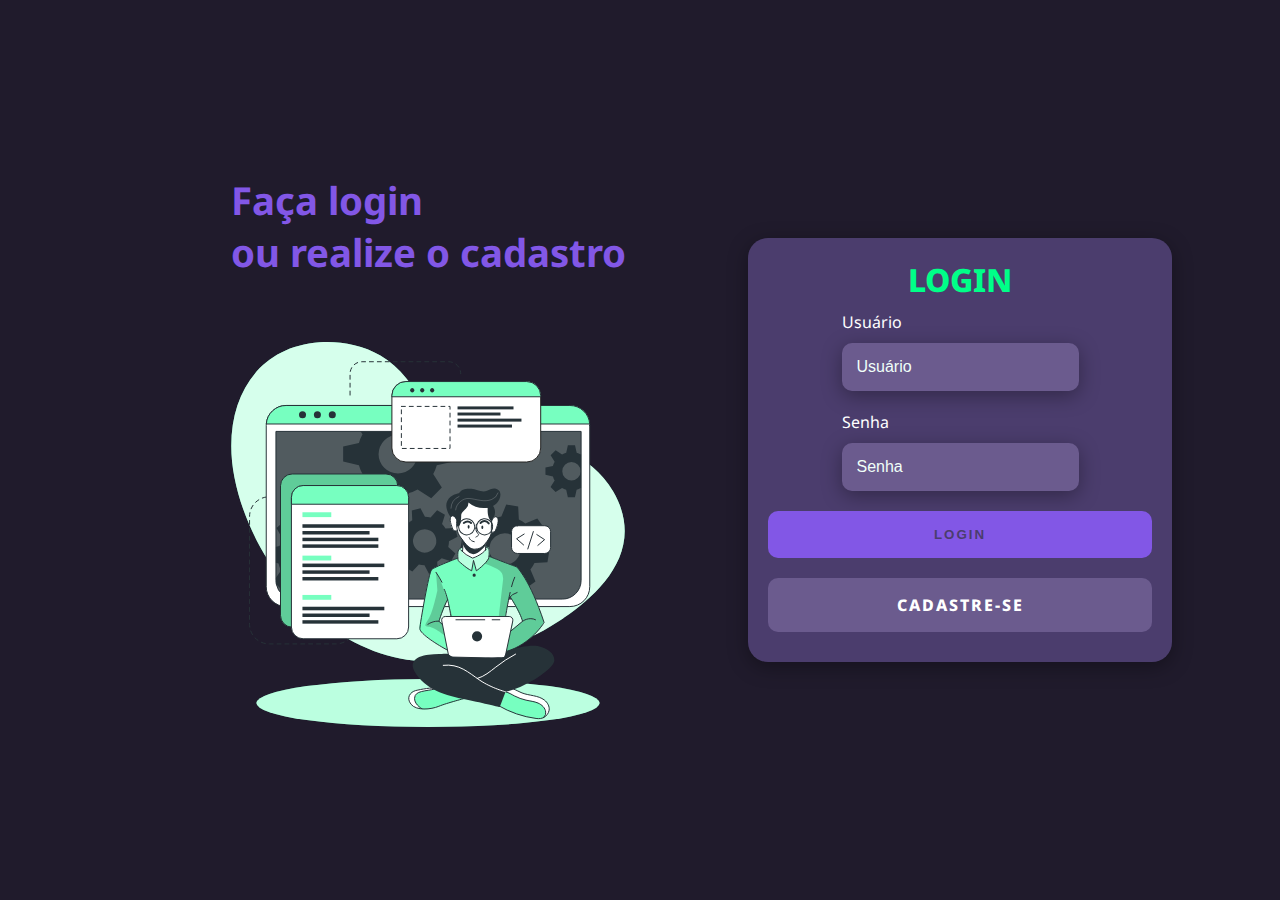
<file: index.html>
<!DOCTYPE html>
<html lang="pt-br">
<head>
    <meta charset="UTF-8">
    <meta name="viewport" content="width=device-width, initial-scale=1.0">
    <link rel="stylesheet" href="style.css">
    <title>Login</title>
    <style>
        body {
            margin: 0;
            font-family: 'Noto Sans', sans-serif;
        }

        .main-login {
            width: 100vw;
            height: 100vh;
            background-color: #201b2c;
            display: flex;
            justify-content: center;
            align-items: center;
            opacity: 1;
            transition: opacity 0.5s ease-in-out;
        }

        .left-login {
            width: 50vw;
            height: 100vh;
            display: flex;
            justify-content: center;
            align-items: center;
            flex-direction: column;
        }

        .left-login > h1 {
            font-size: 3vw;
            color: #8257e6;
        }

        .left-login-image {
            width: 35vw;
        }

        .card-login {
            width: 30%;
            display: flex;
            justify-content: center;
            align-items: center;
            flex-direction: column;
            padding: 20px;
            background: #4b3d6d;
            border-radius: 20px;
            box-shadow: 0px 5px 20px #00000056;
            position: relative;
        }

        .card-login > h1 {
            color: #0f8;
            font-weight: 800;
            margin: 0;
        }

        .textfield {
            display: flex;
            flex-direction: column;
            align-items: flex-start;
            justify-content: center;
            margin: 10px 0px;
        }

        .textfield > input {
            width: 100%;
            border: none;
            border-radius: 10px;
            padding: 15px;
            background: #6b5b8e;
            color: #fff;
            font-size: 12pt;
            box-shadow: 0px 5px 20px #00000056;
            outline: none;
            box-sizing: border-box;
        }

        .textfield > label {
            width: 100%;
            color: #fff;
            margin-bottom: 10px;
        }

        .textfield > input::placeholder {
            color: #f0fff9;
        }

        .btn-login,
        .btn-cadastro {
            width: 100%;
            padding: 16px 0px;
            margin: 10px 0px;
            border: none;
            border-radius: 10px;
            outline: none;
            text-transform: uppercase;
            font-weight: 800;
            letter-spacing: 2px;
            cursor: pointer;
        }

        .btn-login {
            color: #4b3d6d;
            background: #8257e6;
        }

        .btn-cadastro {
            color: #fff;
            background: #6b5b8e;
            text-decoration: none;
            text-align: center;
        }

        #mensagem-confirmacao {
            display: none;
            color: #fff;
            margin-top: 10px;
            padding: 10px;
            background: linear-gradient(45deg, #0f8, #77ffc0);
            border-radius: 10px;
            box-shadow: 0px 5px 20px #00000056;
            text-shadow: 1px 1px 2px rgba(0, 0, 0, 0.5);
            position: absolute;
            bottom: -50px;
            left: 50%;
            transform: translateX(-50%);
        }
    </style>
</head>
<body>
    <div class="main-login" id="main-login">
        <div class="left-login">
            <h1>Faça login<br>ou realize o cadastro</h1>
            <img src="./pagina inicial/fotodefundo.svg" class="left-login-image" alt="fotodefundo">
        </div>
        <div class="card-login">
            <h1>LOGIN</h1>
            <div class="textfield">
                <label for="Usuario">Usuário</label>
                <input type="text" name="Usuario" placeholder="Usuário">
            </div>
            <div class="textfield">
                <label for="Senha">Senha</label>
                <input type="password" name="Senha" placeholder="Senha">
            </div>
            <button class="btn-login" onclick="redirectToCadastro()">Login</button>
            <a href="#" class="btn-cadastro" onclick="redirectToCadastro()">Cadastre-se</a>
        </div>
    </div>

    <script>
        function redirectToCadastro() {
            hideCurrentPage();
            setTimeout(function () {
                window.location.href = "cadastro.html";
            }, 500); // Ajuste conforme necessário
        }

        function hideCurrentPage() {
            document.getElementById("main-login").style.opacity = "0";
        }
    </script>
</body>
</html>
</file>
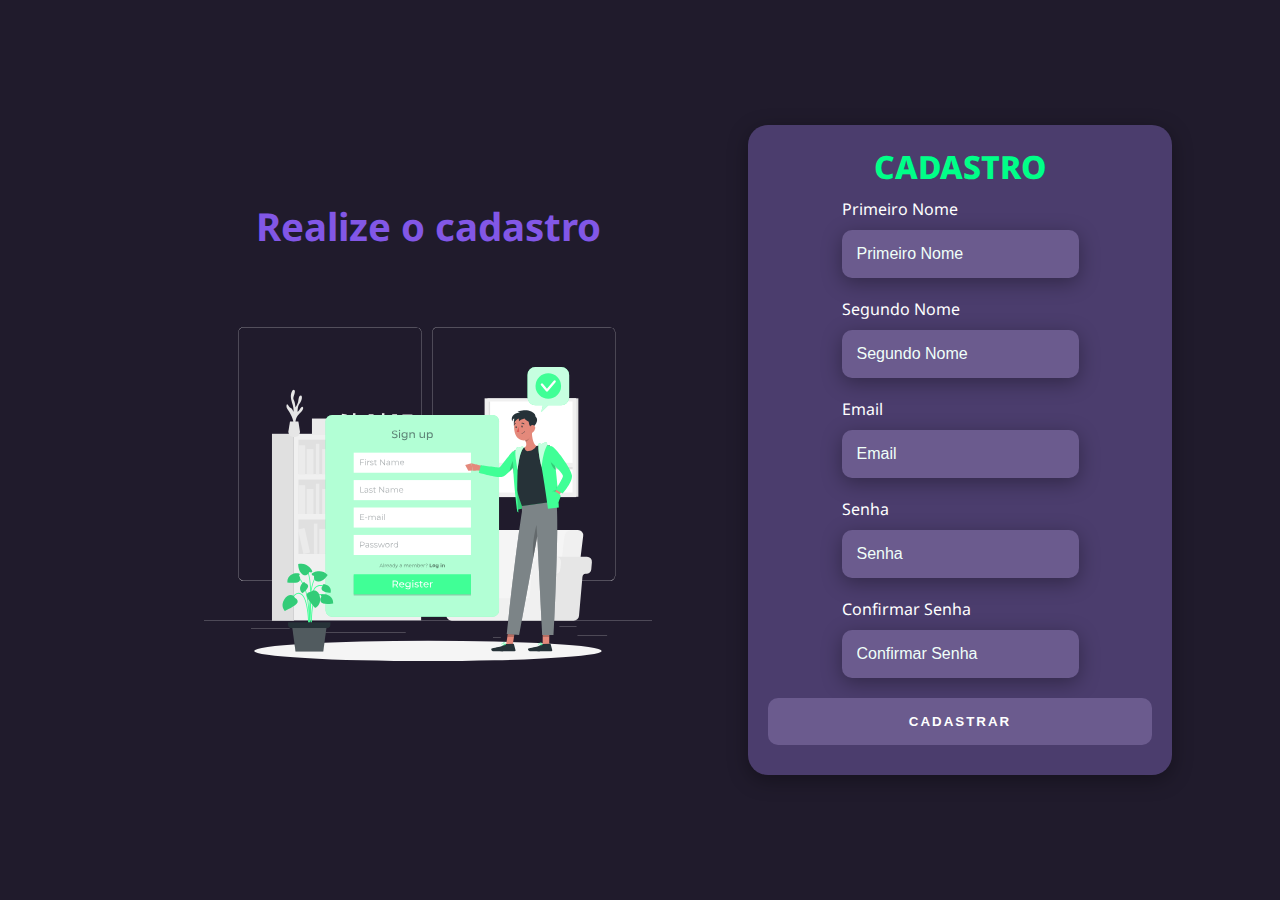
<file: cadastro.html>
<!DOCTYPE html>
<html lang="pt-br">
<head>
    <meta charset="UTF-8">
    <meta name="viewport" content="width=device-width, initial-scale=1.0">
    <link rel="stylesheet" href="./cadastro/style.css">
    <title>Cadastro</title>
    <style>
        body {
            margin: 0;
            font-family: 'Noto Sans', sans-serif;
        }

        .main-login {
            width: 100vw;
            height: 100vh;
            background-color: #201b2c;
            display: flex;
            justify-content: center;
            align-items: center;
        }

        .left-login {
            width: 50vw;
            height: 100vh;
            display: flex;
            justify-content: center;
            align-items: center;
            flex-direction: column;
        }

        .left-login > h1 {
            font-size: 3vw;
            color: #8257e6;
        }

        .left-login-image {
            width: 35vw;
        }

        .card-login {
            width: 30%;
            display: flex;
            justify-content: center;
            align-items: center;
            flex-direction: column;
            padding: 20px;
            background: #4b3d6d;
            border-radius: 20px;
            box-shadow: 0px 5px 20px #00000056;
            position: relative;
        }

        .card-login > h1 {
            color: #0f8;
            font-weight: 800;
            margin: 0;
        }

        .textfield {
            display: flex;
            flex-direction: column;
            align-items: flex-start;
            justify-content: center;
            margin: 10px 0px;
        }

        .textfield > input {
            width: 100%;
            border: none;
            border-radius: 10px;
            padding: 15px;
            background: #6b5b8e;
            color: #fff;
            font-size: 12pt;
            box-shadow: 0px 5px 20px #00000056;
            outline: none;
            box-sizing: border-box;
        }

        .textfield > label {
            width: 100%;
            color: #fff;
            margin-bottom: 10px;
        }

        .textfield > input::placeholder {
            color: #f0fff9;
        }

        .btn-cadastro {
            width: 100%;
            padding: 16px 0px;
            margin: 10px 0px;
            border: none;
            border-radius: 10px;
            outline: none;
            text-transform: uppercase;
            font-weight: 800;
            letter-spacing: 2px;
            cursor: pointer;
            color: #fff;
            background: #6b5b8e;
            text-decoration: none;
            text-align: center;
        }

        #mensagem-confirmacao {
            display: none;
            color: #0f8;
            margin-top: 10px;
            padding: 10px;
            background: linear-gradient(45deg, #0f8, #77ffc0);
            border-radius: 10px;
            box-shadow: 0px 5px 20px #00000056;
            text-shadow: 1px 1px 2px rgba(0, 0, 0, 0.5);
            position: absolute;
            bottom: -50px;
            left: 50%;
            transform: translateX(-50%);
        }
    </style>
</head>
<body>
    <div class="main-login">
        <div class="left-login">
            <h1>Realize o cadastro</h1>
            <img src="./cadastro/foto do cadastro.svg" class="left-login-image" alt="fotodefundo">
        </div>
        <div class="card-login">
            <h1>CADASTRO</h1>
            <div class="textfield">
                <label for="PrimeiroNome">Primeiro Nome</label>
                <input type="text" name="PrimeiroNome" placeholder="Primeiro Nome" required>
            </div>
            <div class="textfield">
                <label for="SegundoNome">Segundo Nome</label>
                <input type="text" name="SegundoNome" placeholder="Segundo Nome" required>
            </div>
            <div class="textfield">
                <label for="Email">Email</label>
                <input type="email" name="Email" placeholder="Email" required>
            </div>
            <div class="textfield">
                <label for="Senha">Senha</label>
                <input type="password" name="Senha" id="senha" placeholder="Senha" required>
            </div>
            <div class="textfield">
                <label for="ConfirmaSenha">Confirmar Senha</label>
                <input type="password" name="ConfirmaSenha" id="confirmaSenha" placeholder="Confirmar Senha" required>
            </div>
            <button class="btn-cadastro" onclick="enviarCodigo()">Cadastrar</button>
            <p id="mensagem-confirmacao" style="display: none;">Enviamos um código de confirmação para o seu e-mail.</p>
        </div>
    </div>

    <script>
        function enviarCodigo() {
            var nome = document.getElementsByName("PrimeiroNome")[0].value;
            var segundoNome = document.getElementsByName("SegundoNome")[0].value;
            var email = document.getElementsByName("Email")[0].value;
            var senha = document.getElementById("senha").value;
            var confirmaSenha = document.getElementById("confirmaSenha").value;

            if (!nome || !segundoNome || !email || !senha || !confirmaSenha) {
                alert("Por favor, preencha todos os campos.");
                return;
            }

            if (senha !== confirmaSenha) {
                alert("As senhas não coincidem. Por favor, digite novamente.");
                return;
            }

            // Lógica simulada de envio de código de confirmação
            document.getElementById("mensagem-confirmacao").style.display = "block";
        }

        // Permitir o envio do formulário pressionando a tecla "Enter"
        document.addEventListener('keypress', function (e) {
            if (e.key === 'Enter') {
                enviarCodigo();
            }
        });
    </script>
</body>
</html>
</file>
<file: style.css>
@import url('https://fonts.googleapis.com/css2?family=Noto+Sans:ital,wght@1,200&display=swap');

body {
    margin: 0;
    font-family: 'Noto Sans', sans-serif;
}

.main-login {
    width: 100vw;
    height: 100vh;
    background-color: #201b2c;
    display: flex;
    justify-content: center;
    align-items: center;
}

.left-login {
    width: 50vw;
    height: 100vh;
    display: flex;
    justify-content: center;
    align-items: center;
    flex-direction: column;
}

.left-login > h1 {
    font-size: 3vw;
    color: #77ffc0;
}

.rigth-login{
    width: 50vw;
    height: 100vh;
    display: flex;
    justify-content: center;
    align-items: center;

}

.left-login-image {
    width: 35vw;
}

.card-login {
    width: 30%;
    display: flex;
    justify-content: center;
    align-items: center;
    flex-direction: column;
    padding: 30px 35px;
    background: #2f2841;
    border-radius: 20px;
    box-shadow: 0px 5px 20px #00000056; /* Ajuste aqui os valores da sombra */
}

.card-login > h1 {
    color: #0f8;
    font-weight: 800;
    margin: 0;
}

.textfield {
    display: flex;
    flex-direction: column;
    align-items: flex-start;
    justify-content: center;
    margin: 10px 0px;
}

.textfield > input {
    width: 100%;
    border: none;
    border-radius: 10px;
    padding: 15px;
    background: #514869;
    color: azure;
    font-size: 12pt;
    box-shadow: 0px 5px 20px #00000056;
    outline: none;
    box-sizing: border-box;
}

.textfield > label {
    width: 100%;
    color: azure;
    margin-bottom: 10px;
}

.textfield > input::placeholder {
    color: #f0fff9;
}

.btn-login {
    width: 100%;
    padding: 16px 0px;
    margin: 10px 0px;
    border: none;
    border-radius: 10px;
    outline: none;
    text-transform: uppercase;
    font-weight: 800;
    letter-spacing: 2px;
    color: #2f2841;
    background: #0f8;
    cursor: pointer;
}

.btn-cadastro {
    width: 100%;
    padding: 16px 0px;
    margin: 10px 0px;
    border: none;
    border-radius: 10px;
    outline: none;
    text-transform: uppercase;
    font-weight: 800;
    letter-spacing: 2px;
    color: #fff;
    background: #514869;
    text-decoration: none;
    text-align: center;
    cursor: pointer;
}

@media only screen and (max-width: 950px){
    .card-login{
        width: 85%;
    }
}
</file>
<file: cadastro/style.css>
@import url('https://fonts.googleapis.com/css2?family=Noto+Sans:ital,wght@1,200&display=swap');

body {
    margin: 0;
    font-family: 'Noto Sans', sans-serif;
}

.main-login {
    width: 100vw;
    height: 100vh;
    background-color: #201b2c;
    display: flex;
    justify-content: center;
    align-items: center;
}

.left-login {
    width: 50vw;
    height: 100vh;
    display: flex;
    justify-content: center;
    align-items: center;
    flex-direction: column;
}

.left-login > h1 {
    font-size: 3vw;
    color: #8257e6;
}

.right-login {
    width: 50vw;
    height: 100vh;
    display: flex;
    justify-content: center;
    align-items: center;
}

.left-login-image {
    width: 35vw;
}

.card-login {
    width: 30%;
    display: flex;
    justify-content: center;
    align-items: center;
    flex-direction: column;
    padding: 20px;
    background: #4b3d6d;
    border-radius: 20px;
    box-shadow: 0px 5px 20px #00000056;
    position: relative;
}

.card-login > h1 {
    color: #0f8;
    font-weight: 800;
    margin: 0;
}

.textfield {
    display: flex;
    flex-direction: column;
    align-items: flex-start;
    justify-content: center;
    margin: 10px 0px;
}

.textfield > input {
    width: 100%;
    border: none;
    border-radius: 10px;
    padding: 15px;
    background: #6b5b8e;
    color: #fff;
    font-size: 12pt;
    box-shadow: 0px 5px 20px #00000056;
    outline: none;
    box-sizing: border-box;
}

.textfield > label {
    width: 100%;
    color: #fff;
    margin-bottom: 10px;
}

.textfield > input::placeholder {
    color: #f0fff9;
}

.btn-login,
.btn-cadastro {
    width: 100%;
    padding: 16px 0px;
    margin: 10px 0px;
    border: none;
    border-radius: 10px;
    outline: none;
    text-transform: uppercase;
    font-weight: 800;
    letter-spacing: 2px;
    cursor: pointer;
}

.btn-login {
    color: #4b3d6d;
    background: #8257e6;
}

.btn-cadastro {
    color: #fff;
    background: #6b5b8e;
    text-decoration: none;
    text-align: center;
}

#mensagem-confirmacao,
#mensagem-erro {
    display: none;
    color: #fff;
    margin-top: 10px;
    padding: 10px;
    border-radius: 10px;
    box-shadow: 0px 5px 20px #00000056;
    position: absolute;
    bottom: -50px;
    left: 50%;
    transform: translateX(-50%);
}

#mensagem-confirmacao {
    background: linear-gradient(45deg, #0f8, #77ffc0);
    text-shadow: 1px 1px 2px rgba(0, 0, 0, 0.5);
}

#mensagem-erro {
    background: #d1857c;
    border: 1px solid #ff0000;
    box-shadow: 0px 5px 20px rgba(255, 0, 0, 0.2);
    text-shadow: 2px 2px 2px rgba(255, 0, 0, 0.5);
    color: #ff0000;
}
</file>
